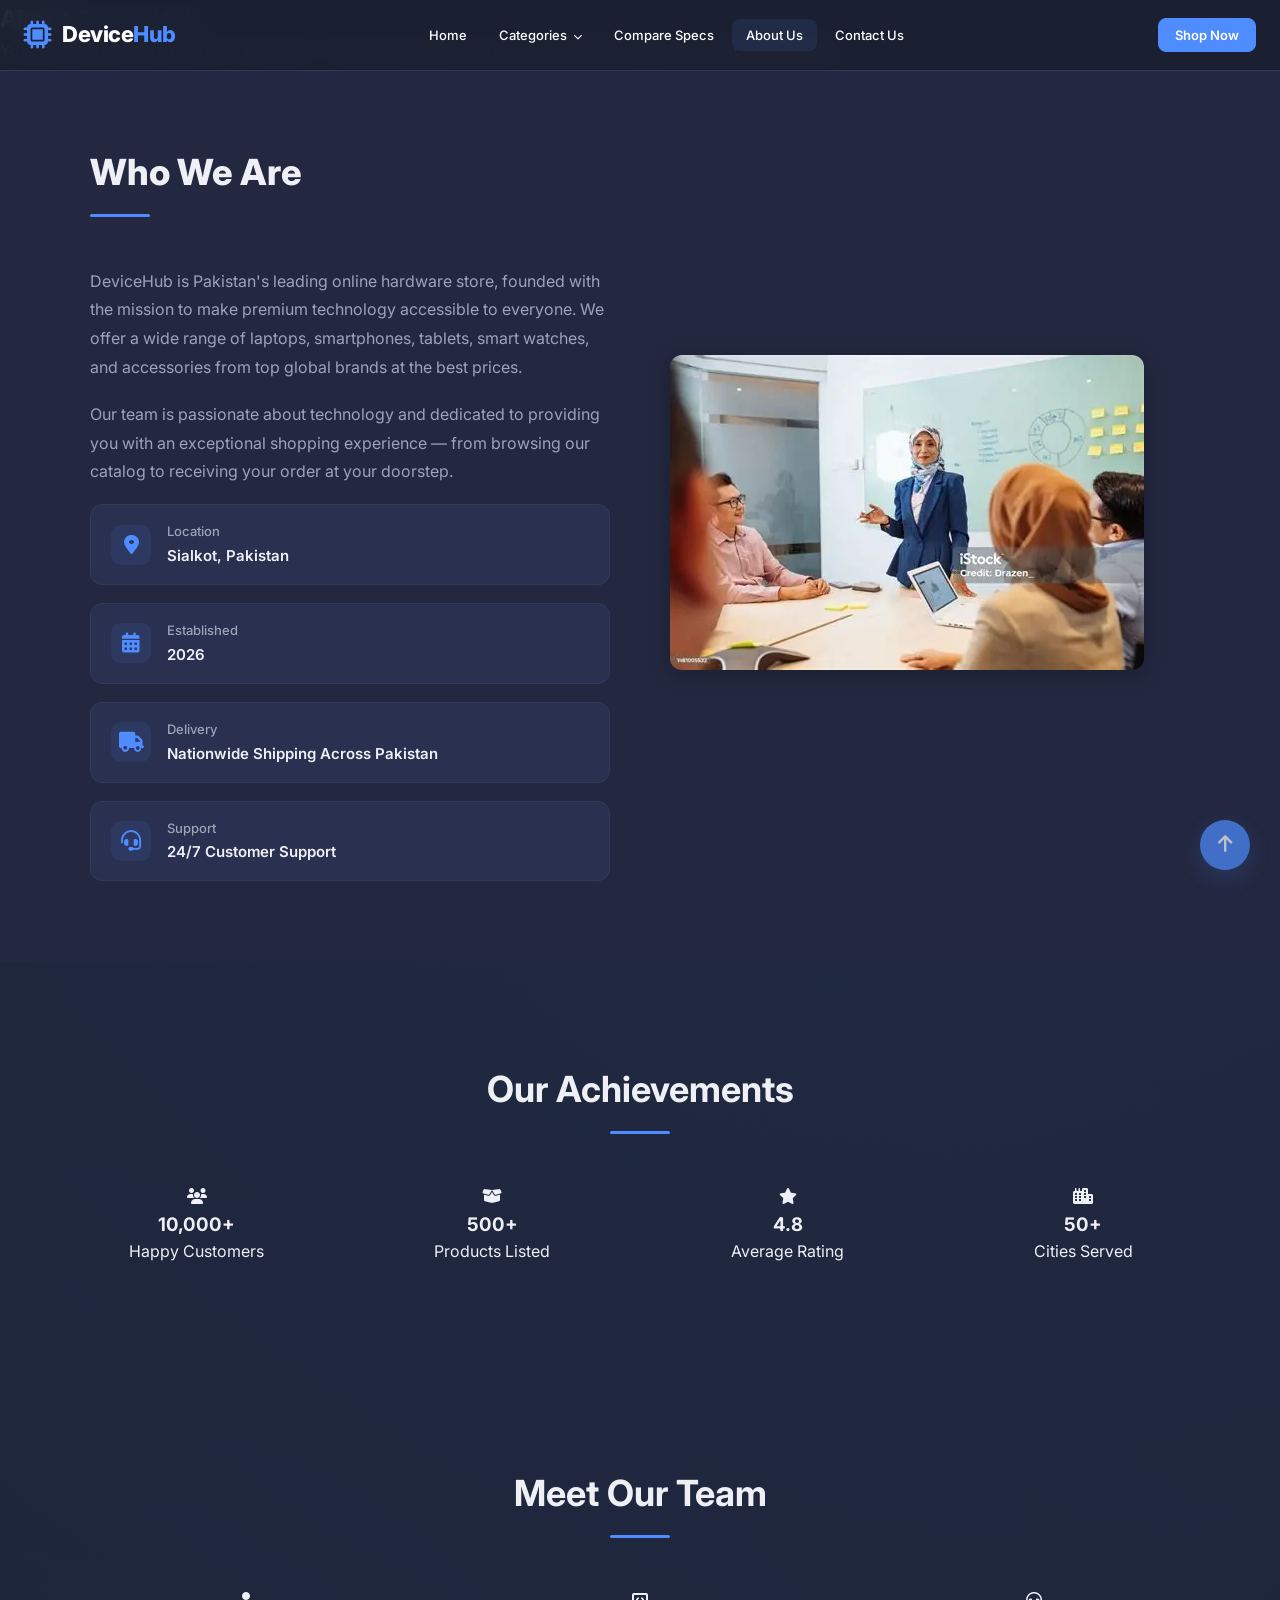
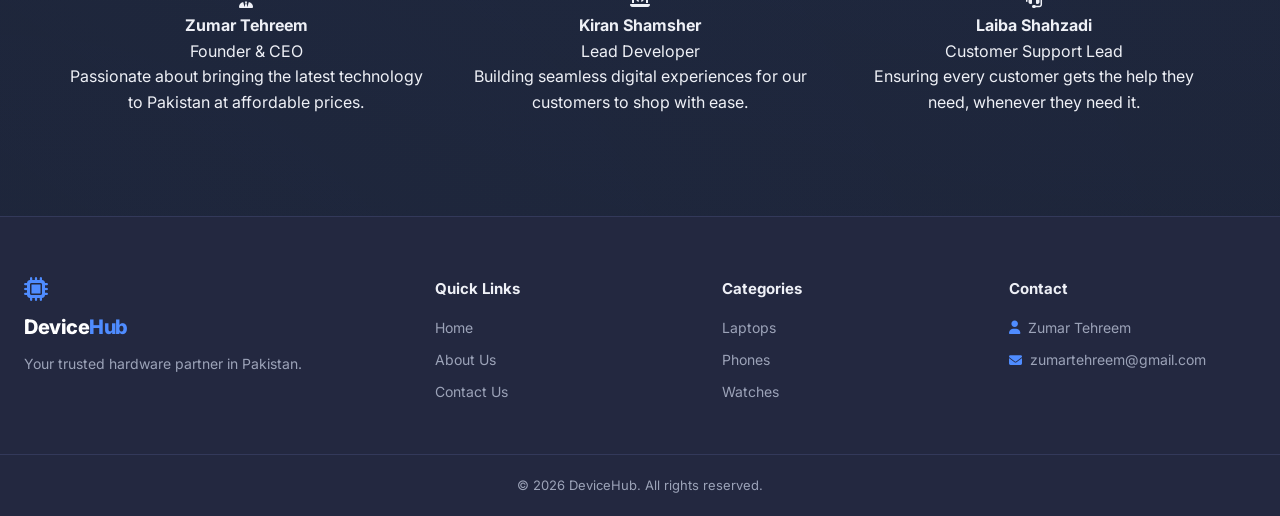
<file: about.html>
<!DOCTYPE html>
<html lang="en">
<head>
    <meta charset="UTF-8">
    <meta name="viewport" content="width=device-width, initial-scale=1.0">
    <meta name="description" content="Learn about DeviceHub - Pakistan's trusted online hardware store offering laptops, phones, tablets and smart watches.">
    <title>DeviceHub - About Us</title>
    <link rel="stylesheet" href="style.css">
    <link href="https://fonts.googleapis.com/css2?family=Inter:wght@400;500;600;700;800&display=swap" rel="stylesheet">
    <link rel="stylesheet" href="https://cdnjs.cloudflare.com/ajax/libs/font-awesome/6.5.1/css/all.min.css">
</head>
<body>

    <!-- ===== HEADER / NAVBAR ===== -->
    <header id="mainHeader">
        <nav class="navbar">
            <div class="nav-brand">
                <i class="fas fa-microchip logo-icon"></i>
                <span class="brand-name">Device<span class="accent">Hub</span></span>
            </div>

            <button class="nav-toggle" id="navToggle" aria-label="Toggle navigation">
                <span class="hamburger"></span>
            </button>

            <ul class="nav-links" id="navLinks">
                <li><a href="index.html" class="nav-link" data-text="HOME">Home</a></li>

                <!-- Categories Mega Dropdown with Nested Lists -->
                <li class="dropdown" id="categoryDropdown">
                    <a href="#" class="nav-link dropdown-toggle" id="categoryToggle" data-text="CATEGORIES">Categories <i class="fas fa-chevron-down"></i></a>
                    <ul class="dropdown-menu nested-menu">
                        <li class="sub-dropdown">
                            <a href="index.html#laptops" class="sub-dropdown-toggle"><i class="fas fa-laptop"></i> Laptop <i class="fas fa-chevron-right arrow-right"></i></a>
                            <ul class="sub-dropdown-menu">
                                <li><a href="index.html#laptops">Laptops</a></li>
                                <li><a href="index.html#laptop-bags">Laptop Bags</a></li>
                                <li><a href="index.html#laptop-chargers">Laptop Chargers</a></li>
                            </ul>
                        </li>
                        <li class="sub-dropdown">
                            <a href="index.html#phones" class="sub-dropdown-toggle"><i class="fas fa-mobile-alt"></i> Mobile Phone <i class="fas fa-chevron-right arrow-right"></i></a>
                            <ul class="sub-dropdown-menu">
                                <li><a href="index.html#phones">Mobile Phones</a></li>
                                <li><a href="index.html#phone-covers">Phone Covers</a></li>
                                <li><a href="index.html#phone-chargers">Phone Chargers</a></li>
                            </ul>
                        </li>
                        <li class="sub-dropdown">
                            <a href="index.html#tablets" class="sub-dropdown-toggle"><i class="fas fa-tablet-alt"></i> Tablet <i class="fas fa-chevron-right arrow-right"></i></a>
                            <ul class="sub-dropdown-menu">
                                <li><a href="index.html#tablets">Tablets</a></li>
                            </ul>
                        </li>
                        <li class="sub-dropdown">
                            <a href="index.html#smartwatches" class="sub-dropdown-toggle"><i class="fas fa-clock"></i> Smart Watch <i class="fas fa-chevron-right arrow-right"></i></a>
                            <ul class="sub-dropdown-menu">
                                <li><a href="index.html#smartwatches">Smart Watches</a></li>
                            </ul>
                        </li>
                    </ul>
                </li>

                <li><a href="specs.html" class="nav-link" data-text="SPECS">Compare Specs</a></li>
                <li><a href="about.html" class="nav-link active" data-text="ABOUT">About Us</a></li>
                <li><a href="contact.html" class="nav-link" data-text="CONTACT">Contact Us</a></li>
            </ul>

            <div class="nav-actions">
                <button class="btn-nav btn-accent" onclick="window.location.href='index.html'">Shop Now</button>
            </div>
        </nav>
    </header>

    <!-- ===== ABOUT HERO ===== -->
    <main>
        <section class="about-hero">
            <h1>About <span class="accent">DeviceHub</span></h1>
            <p>Your trusted hardware partner in Pakistan — delivering quality tech products with exceptional service since 2020.</p>
        </section>

        <!-- ===== ABOUT SECTION ===== -->
        <section class="about-section">
            <div class="about-container">
                <div class="about-text">
                    <h2 class="section-title">Who We Are</h2>
                    <p>DeviceHub is Pakistan's leading online hardware store, founded with the mission to make premium technology accessible to everyone. We offer a wide range of laptops, smartphones, tablets, smart watches, and accessories from top global brands at the best prices.</p>
                    <p>Our team is passionate about technology and dedicated to providing you with an exceptional shopping experience — from browsing our catalog to receiving your order at your doorstep.</p>
                    <div class="about-details">
                        <div class="about-item">
                            <i class="fas fa-map-marker-alt"></i>
                            <div>
                                <h4>Location</h4>
                                <p>Sialkot, Pakistan</p>
                            </div>
                        </div>
                        <div class="about-item">
                            <i class="fas fa-calendar-alt"></i>
                            <div>
                                <h4>Established</h4>
                                <p>2026</p>
                            </div>
                        </div>
                        <div class="about-item">
                            <i class="fas fa-truck"></i>
                            <div>
                                <h4>Delivery</h4>
                                <p>Nationwide Shipping Across Pakistan</p>
                            </div>
                        </div>
                        <div class="about-item">
                            <i class="fas fa-headset"></i>
                            <div>
                                <h4>Support</h4>
                                <p>24/7 Customer Support</p>
                            </div>
                        </div>
                    </div>
                </div>
                <div class="about-image">
                    <img src="images/meeting.webp" alt="DeviceHub Team">
                </div>
            </div>
        </section>

        <!-- ===== STATS SECTION ===== -->
        <section class="stats-section">
            <h2 class="section-title"><strong>Our Achievements</strong></h2>
            <div class="stats-grid">
                <div class="stat-card">
                    <i class="fas fa-users"></i>
                    <h3>10,000+</h3>
                    <p>Happy Customers</p>
                </div>
                <div class="stat-card">
                    <i class="fas fa-box-open"></i>
                    <h3>500+</h3>
                    <p>Products Listed</p>
                </div>
                <div class="stat-card">
                    <i class="fas fa-star"></i>
                    <h3>4.8</h3>
                    <p>Average Rating</p>
                </div>
                <div class="stat-card">
                    <i class="fas fa-city"></i>
                    <h3>50+</h3>
                    <p>Cities Served</p>
                </div>
            </div>
        </section>

        <!-- ===== TEAM SECTION ===== -->
        <section class="team-section">
            <h2 class="section-title"><strong>Meet Our Team</strong></h2>
            <div class="team-grid">
                <div class="team-card">
                    <div class="team-avatar">
                        <i class="fas fa-user-tie"></i>
                    </div>
                    <h4>Zumar Tehreem</h4>
                    <p class="team-role">Founder & CEO</p>
                    <p class="team-bio">Passionate about bringing the latest technology to Pakistan at affordable prices.</p>
                </div>
                <div class="team-card">
                    <div class="team-avatar">
                        <i class="fas fa-laptop-code"></i>
                    </div>
                    <h4>Kiran Shamsher</h4>
                    <p class="team-role">Lead Developer</p>
                    <p class="team-bio">Building seamless digital experiences for our customers to shop with ease.</p>
                </div>
                <div class="team-card">
                    <div class="team-avatar">
                        <i class="fas fa-headset"></i>
                    </div>
                    <h4>Laiba Shahzadi</h4>
                    <p class="team-role">Customer Support Lead</p>
                    <p class="team-bio">Ensuring every customer gets the help they need, whenever they need it.</p>
                </div>
            </div>
        </section>
    </main>

    <!-- ===== FOOTER ===== -->
    <footer>
        <div class="footer-content">
            <div class="footer-brand">
                <i class="fas fa-microchip logo-icon"></i>
                <span class="brand-name">Device<span class="accent">Hub</span></span>
                <p>Your trusted hardware partner in Pakistan.</p>
            </div>
            <div class="footer-links">
                <h4>Quick Links</h4>
                <a href="index.html">Home</a>
                <a href="about.html">About Us</a>
                <a href="contact.html">Contact Us</a>
            </div>
            <div class="footer-links">
                <h4>Categories</h4>
                <a href="index.html#laptops">Laptops</a>
                <a href="index.html#phones">Phones</a>
                <a href="index.html#smartwatches">Watches</a>
            </div>
            <div class="footer-links">
                <h4>Contact</h4>
                <p><i class="fas fa-user"></i> Zumar Tehreem</p>
                <p><i class="fas fa-envelope"></i> zumartehreem@gmail.com</p>
            </div>
        </div>
        <div class="footer-bottom">
            <p>&copy; 2026 DeviceHub. All rights reserved.</p>
        </div>
    </footer>

    <!-- ===== BACK TO TOP ===== -->
    <button class="back-to-top" id="backToTop"><i class="fas fa-arrow-up"></i></button>

    <script src="script.js"></script>
</body>
</html>
</file>
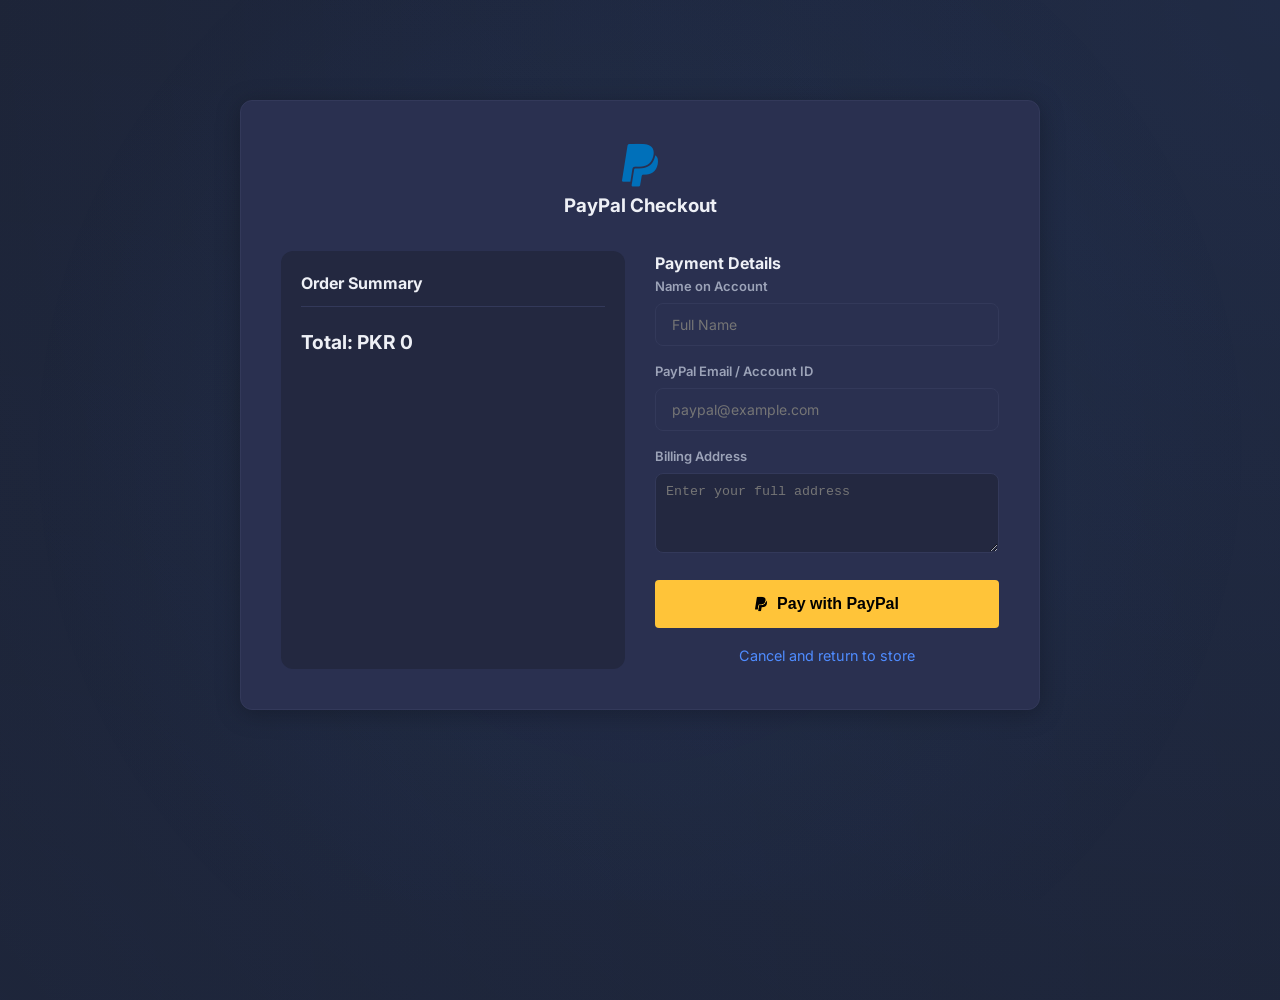
<file: checkout.html>
<!DOCTYPE html>
<html lang="en" data-theme="dark">
<head>
    <meta charset="UTF-8">
    <meta name="viewport" content="width=device-width, initial-scale=1.0">
    <title>DeviceHub - Checkout</title>
    <link rel="stylesheet" href="style.css">
    <link href="https://fonts.googleapis.com/css2?family=Inter:wght@400;500;600;700;800&display=swap" rel="stylesheet">
    <link rel="stylesheet" href="https://cdnjs.cloudflare.com/ajax/libs/font-awesome/6.5.1/css/all.min.css">
    <style>
        .checkout-page {
            max-width: 800px;
            margin: 100px auto;
            padding: 40px;
            background: var(--bg-card);
            border-radius: var(--radius);
            box-shadow: var(--shadow);
            border: 1px solid var(--border-color);
        }
        .paypal-logo {
            text-align: center;
            margin-bottom: 30px;
        }
        .paypal-logo i {
            font-size: 3rem;
            color: #0070ba;
        }
        .checkout-grid {
            display: grid;
            grid-template-columns: 1fr 1fr;
            gap: 30px;
        }
        @media (max-width: 768px) {
            .checkout-grid { grid-template-columns: 1fr; }
        }
        .summary-box {
            background: var(--bg-secondary);
            padding: 20px;
            border-radius: var(--radius);
        }
        .payment-form .form-group { margin-bottom: 15px; }
        .paypal-btn {
            background: #ffc439;
            color: #000;
            width: 100%;
            padding: 15px;
            border: none;
            border-radius: 4px;
            font-weight: 700;
            font-size: 1rem;
            cursor: pointer;
            display: flex;
            align-items: center;
            justify-content: center;
            gap: 10px;
            margin-top: 20px;
            transition: 0.3s;
        }
        .paypal-btn:hover { background: #e2ae32; }
    </style>
</head>
<body>
    <div class="checkout-page">
        <div class="paypal-logo">
            <i class="fab fa-paypal"></i>
            <h3>PayPal Checkout</h3>
        </div>
        
        <div class="checkout-grid">
            <div class="summary-box">
                <h4>Order Summary</h4>
                <hr style="margin:10px 0; border:0; border-top:1px solid var(--border-color);">
                <div id="orderItems">
                    <!-- Items will appear here -->
                </div>
                <div style="margin-top:20px; font-weight:700; font-size:1.2rem;">
                    Total: <span id="checkoutTotal">PKR 0</span>
                </div>
            </div>

            <div class="payment-form">
                <h4>Payment Details</h4>
                <form id="payForm">
                    <div class="form-group">
                        <label>Name on Account</label>
                        <input type="text" id="payName" placeholder="Full Name" required>
                    </div>
                    <div class="form-group">
                        <label>PayPal Email / Account ID</label>
                        <input type="email" id="payAccount" placeholder="paypal@example.com" required>
                    </div>
                    <div class="form-group">
                        <label>Billing Address</label>
                        <textarea id="payAddress" placeholder="Enter your full address" required style="width:100%; height:80px; padding:10px; background:var(--bg-secondary); border:1px solid var(--border-color); color:var(--text-primary); border-radius:8px;"></textarea>
                    </div>
                    <button type="submit" class="paypal-btn"><i class="fab fa-paypal"></i> Pay with PayPal</button>
                    <p style="text-align:center; margin-top:15px;"><a href="index.html" style="color:var(--accent); font-size:0.9rem;">Cancel and return to store</a></p>
                </form>
            </div>
        </div>
    </div>

    <script>
        // Load data from LocalStorage (passed from script.js)
        const cartData = JSON.parse(localStorage.getItem('tempCart') || '[]');
        const total = localStorage.getItem('tempTotal') || '0';
        
        const orderContainer = document.getElementById('orderItems');
        orderContainer.innerHTML = cartData.map(item => `
            <div style="display:flex; justify-content:space-between; margin-bottom:8px; font-size:0.9rem;">
                <span>${item.name}</span>
                <span>PKR ${item.price.toLocaleString()}</span>
            </div>
        `).join('');
        
        document.getElementById('checkoutTotal').innerText = `PKR ${total}`;

        document.getElementById('payForm').onsubmit = (e) => {
            e.preventDefault();
            const btn = e.target.querySelector('button');
            btn.innerHTML = '<i class="fas fa-circle-notch fa-spin"></i> Processing Transaction...';
            btn.disabled = true;
            
            setTimeout(() => {
                alert("Payment Successful! Thank you for shopping with DeviceHub.");
                localStorage.removeItem('tempCart');
                localStorage.removeItem('tempTotal');
                window.location.href = 'index.html';
            }, 2500);
        };

        const currentTheme = localStorage.getItem('theme') || 'dark';
        document.documentElement.setAttribute('data-theme', currentTheme);
    </script>
</body>
</html>
</file>
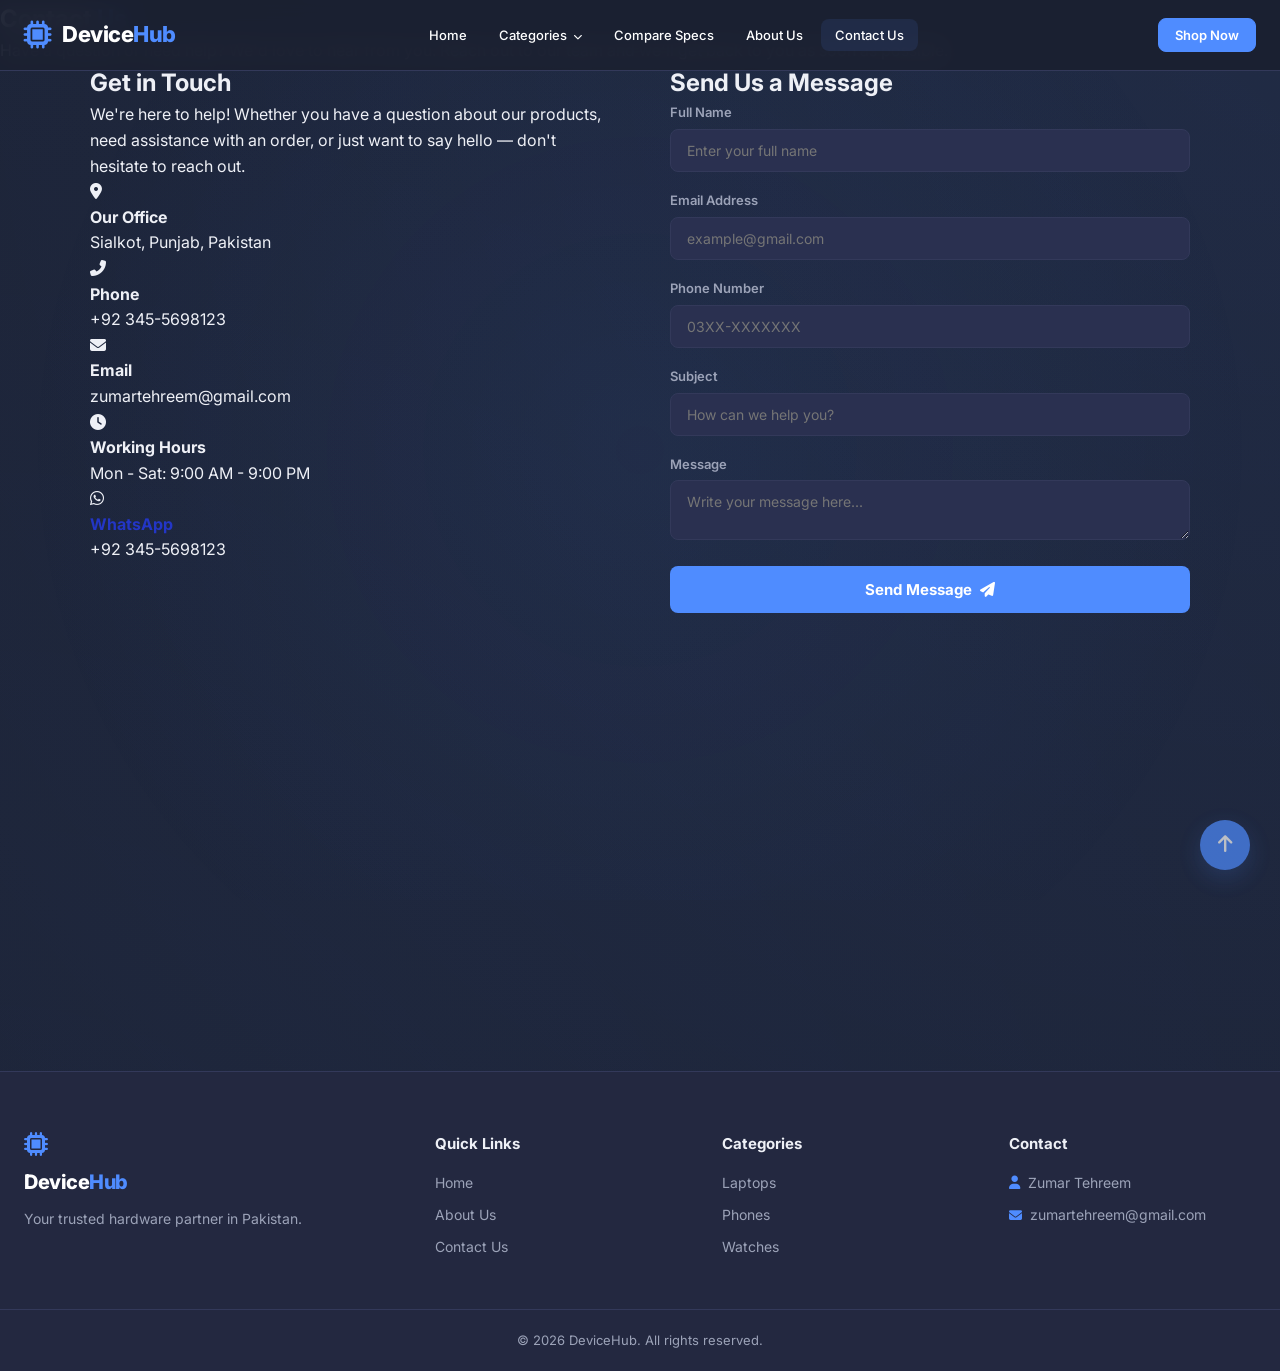
<file: contact.html>
<!DOCTYPE html>
<html lang="en">
<head>
    <meta charset="UTF-8">
    <meta name="viewport" content="width=device-width, initial-scale=1.0">
    <meta name="description" content="Contact DeviceHub - Get in touch with Pakistan's trusted hardware store for any queries or support.">
    <title>DeviceHub - Contact Us</title>
    <link rel="stylesheet" href="style.css">
    <link href="https://fonts.googleapis.com/css2?family=Inter:wght@400;500;600;700;800&display=swap" rel="stylesheet">
    <link rel="stylesheet" href="https://cdnjs.cloudflare.com/ajax/libs/font-awesome/6.5.1/css/all.min.css">
</head>
<body>

    <!-- ===== HEADER / NAVBAR ===== -->
    <header id="mainHeader">
        <nav class="navbar">
            <div class="nav-brand">
                <i class="fas fa-microchip logo-icon"></i>
                <span class="brand-name">Device<span class="accent">Hub</span></span>
            </div>

            <button class="nav-toggle" id="navToggle" aria-label="Toggle navigation">
                <span class="hamburger"></span>
            </button>

            <ul class="nav-links" id="navLinks">
                <li><a href="index.html" class="nav-link" data-text="HOME">Home</a></li>

                <!-- Categories Mega Dropdown with Nested Lists -->
                <li class="dropdown" id="categoryDropdown">
                    <a href="#" class="nav-link dropdown-toggle" id="categoryToggle" data-text="CATEGORIES">Categories <i class="fas fa-chevron-down"></i></a>
                    <ul class="dropdown-menu nested-menu">
                        <li class="sub-dropdown">
                            <a href="index.html#laptops" class="sub-dropdown-toggle"><i class="fas fa-laptop"></i> Laptop <i class="fas fa-chevron-right arrow-right"></i></a>
                            <ul class="sub-dropdown-menu">
                                <li><a href="index.html#laptops">Laptops</a></li>
                                <li><a href="index.html#laptop-bags">Laptop Bags</a></li>
                                <li><a href="index.html#laptop-chargers">Laptop Chargers</a></li>
                            </ul>
                        </li>
                        <li class="sub-dropdown">
                            <a href="index.html#phones" class="sub-dropdown-toggle"><i class="fas fa-mobile-alt"></i> Mobile Phone <i class="fas fa-chevron-right arrow-right"></i></a>
                            <ul class="sub-dropdown-menu">
                                <li><a href="index.html#phones">Mobile Phones</a></li>
                                <li><a href="index.html#phone-covers">Phone Covers</a></li>
                                <li><a href="index.html#phone-chargers">Phone Chargers</a></li>
                            </ul>
                        </li>
                        <li class="sub-dropdown">
                            <a href="index.html#tablets" class="sub-dropdown-toggle"><i class="fas fa-tablet-alt"></i> Tablet <i class="fas fa-chevron-right arrow-right"></i></a>
                            <ul class="sub-dropdown-menu">
                                <li><a href="index.html#tablets">Tablets</a></li>
                            </ul>
                        </li>
                        <li class="sub-dropdown">
                            <a href="index.html#smartwatches" class="sub-dropdown-toggle"><i class="fas fa-clock"></i> Smart Watch <i class="fas fa-chevron-right arrow-right"></i></a>
                            <ul class="sub-dropdown-menu">
                                <li><a href="index.html#smartwatches">Smart Watches</a></li>
                            </ul>
                        </li>
                    </ul>
                </li>

                <li><a href="specs.html" class="nav-link" data-text="SPECS">Compare Specs</a></li>
                <li><a href="about.html" class="nav-link" data-text="ABOUT">About Us</a></li>
                <li><a href="contact.html" class="nav-link active" data-text="CONTACT">Contact Us</a></li>
            </ul>

            <div class="nav-actions">
                <button class="btn-nav btn-accent" onclick="window.location.href='index.html'">Shop Now</button>
            </div>
        </nav>
    </header>

    <!-- ===== CONTACT HERO ===== -->
    <main>
        <section class="contact-hero">
            <h1>Contact <span class="accent">Us</span></h1>
            <p>Have a question or need help? We'd love to hear from you. Reach out to our team and we'll get back to you as soon as possible.</p>
        </section>

        <!-- ===== CONTACT SECTION ===== -->
        <section class="contact-section">
            <div class="contact-container">
                <!-- Contact Info -->
                <div class="contact-info">
                    <h2>Get in Touch</h2>
                    <p>We're here to help! Whether you have a question about our products, need assistance with an order, or just want to say hello — don't hesitate to reach out.</p>

                    <div class="contact-detail">
                        <i class="fas fa-map-marker-alt"></i>
                        <div>
                            <h4>Our Office</h4>
                            <p>Sialkot, Punjab, Pakistan</p>
                        </div>
                    </div>

                    <div class="contact-detail">
                        <i class="fas fa-phone-alt"></i>
                        <div>
                            <h4>Phone</h4>
                            <p>+92 345-5698123</p>
                        </div>
                    </div>

                    <div class="contact-detail">
                        <i class="fas fa-envelope"></i>
                        <div>
                            <h4>Email</h4>
                            <p>zumartehreem@gmail.com</p>
                        </div>
                    </div>

                    <div class="contact-detail">
                        <i class="fas fa-clock"></i>
                        <div>
                            <h4>Working Hours</h4>
                            <p>Mon - Sat: 9:00 AM - 9:00 PM</p>
                        </div>
                    </div>

                    <div class="contact-detail">
                        <i class="fab fa-whatsapp"></i>
                        <div>
                            <h4 style="color:rgb(35, 54, 198)">WhatsApp</h4>
                            <p>+92 345-5698123</p>
                        </div>
                    </div>
                </div>

                <!-- Contact Form -->
                <div class="contact-form">
                    <h2>Send Us a Message</h2>
                    <form id="contactForm" novalidate>
                        <div class="form-group">
                            <label for="contactName">Full Name</label>
                            <input type="text" id="contactName" placeholder="Enter your full name" required>
                        </div>
                        <div class="form-group">
                            <label for="contactEmail">Email Address</label>
                            <input type="email" id="contactEmail" placeholder="example@gmail.com" required>
                        </div>
                        <div class="form-group">
                            <label for="contactPhone">Phone Number</label>
                            <input type="text" id="contactPhone" placeholder="03XX-XXXXXXX">
                        </div>
                        <div class="form-group">
                            <label for="contactSubject">Subject</label>
                            <input type="text" id="contactSubject" placeholder="How can we help you?" required>
                        </div>
                        <div class="form-group">
                            <label for="contactMessage">Message</label>
                            <textarea id="contactMessage" placeholder="Write your message here..." required></textarea>
                        </div>
                        <button type="submit" class="btn-submit">Send Message <i class="fas fa-paper-plane"></i></button>
                    </form>
                </div>
            </div>
        </section>

        <!-- ===== MAP SECTION ===== -->
        <section class="map-section">
            <div class="map-container">
               <iframe src="https://www.google.com/maps/embed?pb=!1m18!1m12!1m3!1d151501.854740512!2d74.41439452744287!3d32.502383755232934!2m3!1f0!2f0!3f0!3m2!1i1024!2i768!4f13.1!3m3!1m2!1s0x391eea5674db6cfd%3A0xa8d03983946d4744!2sSialkot%2C%20Pakistan!5e0!3m2!1sen!2s!4v1779229976311!5m2!1sen!2s" width="600" height="450" style="border:0;" allowfullscreen="" loading="lazy" referrerpolicy="no-referrer-when-downgrade"></iframe>
        </section>
    </main>

    <!-- ===== FOOTER ===== -->
    <footer>
        <div class="footer-content">
            <div class="footer-brand">
                <i class="fas fa-microchip logo-icon"></i>
                <span class="brand-name">Device<span class="accent">Hub</span></span>
                <p>Your trusted hardware partner in Pakistan.</p>
            </div>
            <div class="footer-links">
                <h4>Quick Links</h4>
                <a href="index.html">Home</a>
                <a href="about.html">About Us</a>
                <a href="contact.html">Contact Us</a>
            </div>
            <div class="footer-links">
                <h4>Categories</h4>
                <a href="index.html#laptops">Laptops</a>
                <a href="index.html#phones">Phones</a>
                <a href="index.html#smartwatches">Watches</a>
            </div>
            <div class="footer-links">
                <h4>Contact</h4>
                <p><i class="fas fa-user"></i> Zumar Tehreem</p>
                <p><i class="fas fa-envelope"></i> zumartehreem@gmail.com</p>
            </div>
        </div>
        <div class="footer-bottom">
            <p>&copy; 2026 DeviceHub. All rights reserved.</p>
        </div>
    </footer>

    <!-- ===== BACK TO TOP ===== -->
    <button class="back-to-top" id="backToTop"><i class="fas fa-arrow-up"></i></button>

    <script src="script.js"></script>
</body>
</html>
</file>
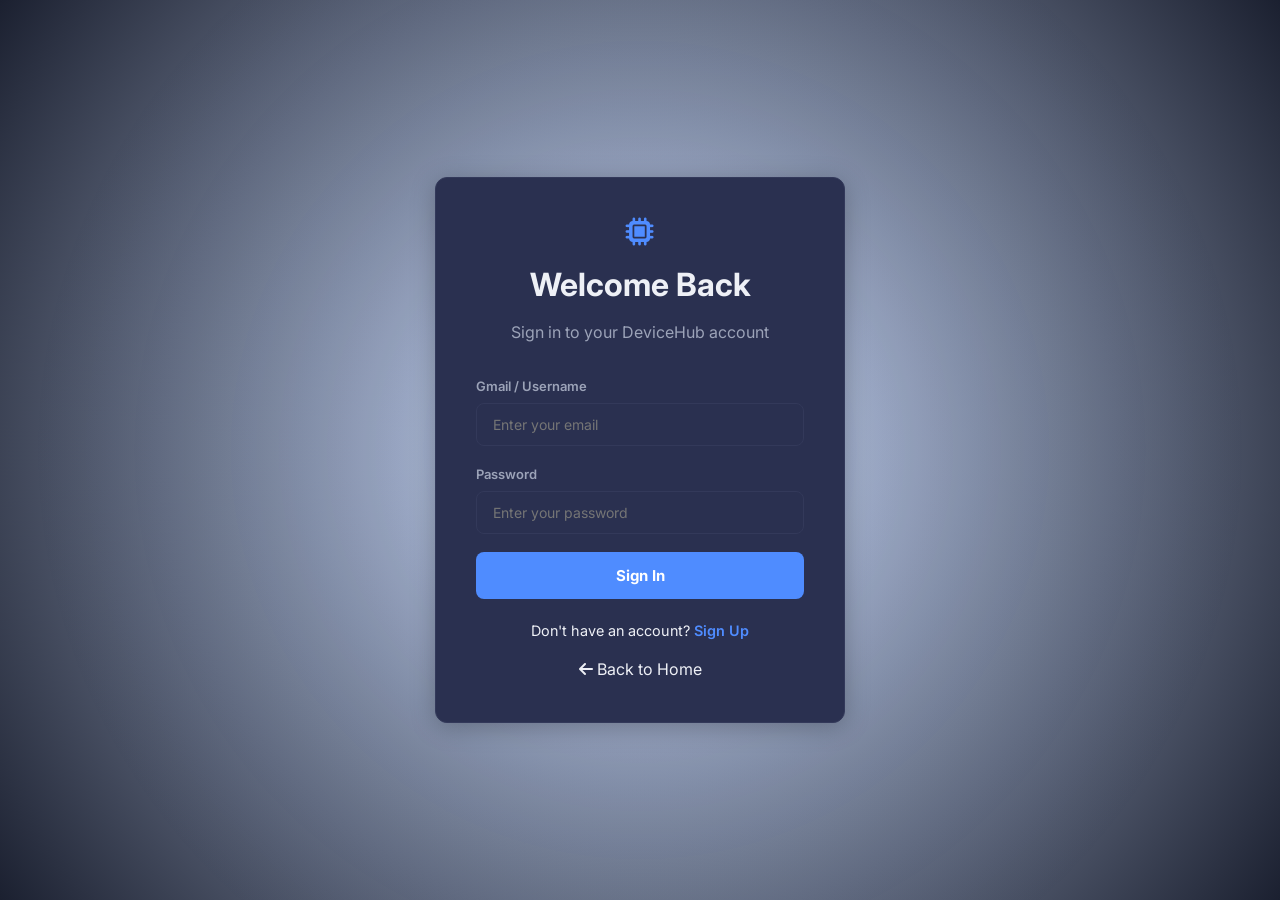
<file: login.html>
<!DOCTYPE html>
<html lang="en" data-theme="dark">
<head>
    <meta charset="UTF-8">
    <meta name="viewport" content="width=device-width, initial-scale=1.0">
    <title>DeviceHub - Sign In</title>
    <link rel="stylesheet" href="style.css">
    <link href="https://fonts.googleapis.com/css2?family=Inter:wght@400;500;600;700;800&display=swap" rel="stylesheet">
    <link rel="stylesheet" href="https://cdnjs.cloudflare.com/ajax/libs/font-awesome/6.5.1/css/all.min.css">
</head>
<body class="auth-page">
    <div class="auth-container">
        <div class="auth-box">
            <div class="auth-header">
                <i class="fas fa-microchip logo-icon"></i>
                <h2>Welcome Back</h2>
                <p>Sign in to your DeviceHub account</p>
            </div>
            <form id="loginForm" novalidate>
                <div class="form-group">
                    <label>Gmail / Username</label>
                    <input type="text" id="loginUser" placeholder="Enter your email" required>
                </div>
                <div class="form-group">
                    <label>Password</label>
                    <input type="password" id="loginPass" placeholder="Enter your password" required>
                </div>
                <button type="submit" class="btn-submit">Sign In</button>
                <p class="auth-switch">Don't have an account? <a href="signup.html">Sign Up</a></p>
                <p class="auth-back"><a href="index.html"><i class="fas fa-arrow-left"></i> Back to Home</a></p>
            </form>
        </div>
    </div>

    <script>
        const form = document.getElementById('loginForm');
        form.onsubmit = (e) => {
            e.preventDefault();
            const userEmail = document.getElementById('loginUser').value.trim();
            const userPass = document.getElementById('loginPass').value;
            
            let users = JSON.parse(localStorage.getItem('users') || '[]');
            const foundUser = users.find(u => u.email === userEmail && u.pass === userPass);
            
            if (foundUser) {
                alert("Login successful! Welcome " + foundUser.name);
                localStorage.setItem('loggedInUser', JSON.stringify(foundUser));
                window.location.href = 'index.html';
            } else {
                alert("Invalid email or password. Please try again.");
            }
        };

        const currentTheme = localStorage.getItem('theme') || 'dark';
        document.documentElement.setAttribute('data-theme', currentTheme);
    </script>
</body>
</html>
</file>
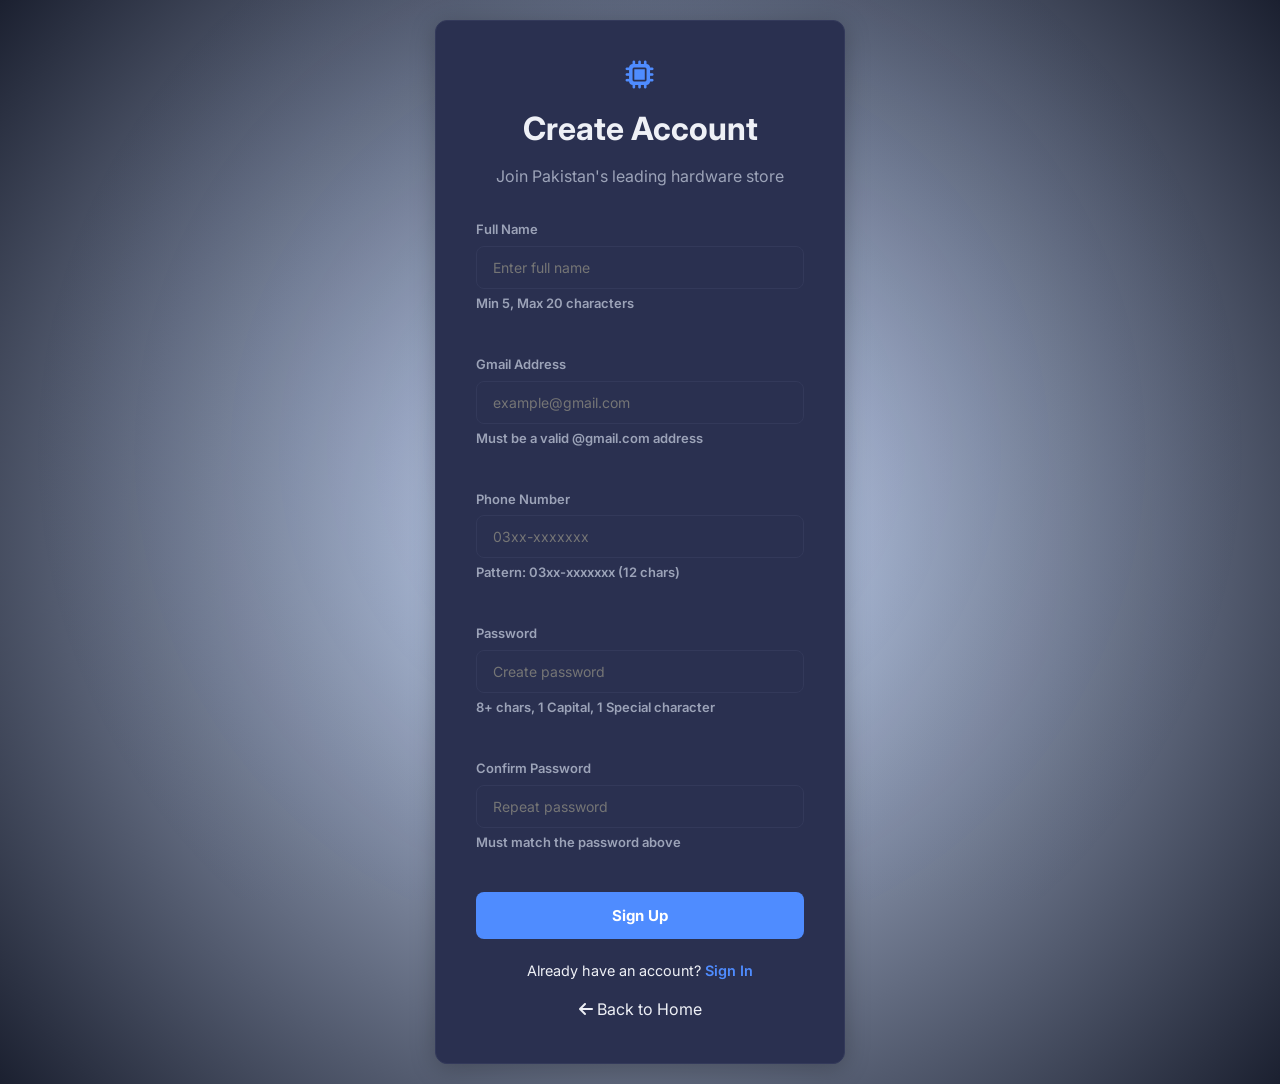
<file: signup.html>
<!DOCTYPE html>
<html lang="en" data-theme="dark">
<head>
    <meta charset="UTF-8">
    <meta name="viewport" content="width=device-width, initial-scale=1.0">
    <title>DeviceHub - Sign Up</title>
    <link rel="stylesheet" href="style.css">
    <link href="https://fonts.googleapis.com/css2?family=Inter:wght@400;500;600;700;800&display=swap" rel="stylesheet">
    <link rel="stylesheet" href="https://cdnjs.cloudflare.com/ajax/libs/font-awesome/6.5.1/css/all.min.css">
</head>
<body class="auth-page">
    <div class="auth-container">
        <div class="auth-box">
            <div class="auth-header">
                <i class="fas fa-microchip logo-icon"></i>
                <h2>Create Account</h2>
                <p>Join Pakistan's leading hardware store</p>
            </div>
            <form id="signupForm" novalidate>
                <div class="form-group">
                    <label>Full Name</label>
                    <input type="text" id="fullName" placeholder="Enter full name" required>
                    <label class="input-guide">Min 5, Max 20 characters</label>
                    <small class="error-msg" id="nameError"></small>
                </div>
                <div class="form-group">
                    <label>Gmail Address</label>
                    <input type="email" id="email" placeholder="example@gmail.com" required>
                    <label class="input-guide">Must be a valid @gmail.com address</label>
                    <small class="error-msg" id="emailError"></small>
                </div>
                <div class="form-group">
                    <label>Phone Number</label>
                    <input type="text" id="phone" placeholder="03xx-xxxxxxx" maxlength="12" required>
                    <label class="input-guide">Pattern: 03xx-xxxxxxx (12 chars)</label>
                    <small class="error-msg" id="phoneError"></small>
                </div>
                <div class="form-group">
                    <label>Password</label>
                    <input type="password" id="password" placeholder="Create password" required>
                    <label class="input-guide">8+ chars, 1 Capital, 1 Special character</label>
                    <small class="error-msg" id="passwordError"></small>
                </div>
                <div class="form-group">
                    <label>Confirm Password</label>
                    <input type="password" id="confirmPassword" placeholder="Repeat password" required>
                    <label class="input-guide">Must match the password above</label>
                    <small class="error-msg" id="confirmError"></small>
                </div>
                <button type="submit" class="btn-submit">Sign Up</button>
                <p class="auth-switch">Already have an account? <a href="login.html">Sign In</a></p>
                <p class="auth-back"><a href="index.html"><i class="fas fa-arrow-left"></i> Back to Home</a></p>
            </form>
        </div>
    </div>

    <script>
        // Validation logic for Signup page
        const form = document.getElementById('signupForm');
        
        form.onsubmit = (e) => {
            e.preventDefault();
            let isValid = true;
            
            const name = document.getElementById('fullName').value.trim();
            const email = document.getElementById('email').value.trim();
            const phone = document.getElementById('phone').value.trim();
            const pass = document.getElementById('password').value;
            const confirmPass = document.getElementById('confirmPassword').value;
            
            // Name: 5-20 range
            if (name.length < 5 || name.length > 20) {
                document.getElementById('nameError').innerText = "Name must be between 5 and 20 characters.";
                isValid = false;
            } else {
                document.getElementById('nameError').innerText = "";
            }
            
            // Gmail pattern
            const gmailPattern = /^[a-z0-9](\.?[a-z0-9]){5,}@gmail\.com$/;
            if (!gmailPattern.test(email)) {
                document.getElementById('emailError').innerText = "Invalid Gmail address pattern.";
                isValid = false;
            } else {
                document.getElementById('emailError').innerText = "";
            }
            
            // Phone: [0-9]{4}-[0-9]{7} (12 chars including -)
            const phonePattern = /^[0-9]{4}-[0-9]{7}$/;
            if (!phonePattern.test(phone)) {
                document.getElementById('phoneError').innerText = "Use pattern 03xx-xxxxxxx (12 chars total).";
                isValid = false;
            } else {
                document.getElementById('phoneError').innerText = "";
            }
            
            // Password: 8 length, 1 Capital, 1 Special
            const passPattern = /^(?=.*[A-Z])(?=.*[!@#$%^&*])(?=.*[0-9])(?=.*[a-z]).{8,}$/;
            if (!passPattern.test(pass)) {
                document.getElementById('passwordError').innerText = "Min 8 chars, 1 Capital, 1 Digital and 1 Special char.";
                isValid = false;
            } else {
                document.getElementById('passwordError').innerText = "";
            }

            // Confirm Password
            if (pass !== confirmPass) {
                document.getElementById('confirmError').innerText = "Passwords do not match.";
                isValid = false;
            } else {
                document.getElementById('confirmError').innerText = "";
            }
            
            if (isValid) {
                // Check if email already exists
                let users = JSON.parse(localStorage.getItem('users') || '[]');
                if (users.find(u => u.email === email)) {
                    alert("Email already exists! Please use another.");
                    return;
                }
                
                users.push({ name, email, phone, pass });
                localStorage.setItem('users', JSON.stringify(users));
                alert("Account created successfully!");
                window.location.href = 'login.html';
            }
        };

        // Sync theme with main site
        const currentTheme = localStorage.getItem('theme') || 'dark';
        document.documentElement.setAttribute('data-theme', currentTheme);
    </script>
</body>
</html>
</file>
<file: style.css>
/* ===== CSS RESET & VARIABLES ===== */
*,
*::before,
*::after {
    margin: 0;
    padding: 0;
    box-sizing: border-box;
}

:root {
    --bg-primary: #1b2030;
    --bg-secondary: #232840;
    --bg-card: #2a3050;
    --accent: #4f8cff;
    --accent-hover: #3a6fd8;
    --accent-glow: rgba(79, 140, 255, 0.25);
    --text-primary: #eef0f6;
    --text-secondary: #9ca3b8;
    --border-color: #33395a;
    --danger: #ff4d6a;
    --success: #2ecc71;
    --warning: #f39c12;
    --radius: 12px;
    --shadow: 0 4px 24px rgba(0, 0, 0, 0.25);
    --transition: 0.4s cubic-bezier(0.175, 0.885, 0.32, 1.275);
}

/* Light Theme Variables */
[data-theme="light"] {
    --bg-primary: #f0f4f8;
    --bg-secondary: #ffffff;
    --bg-card: #ffffff;
    --text-primary: #050510;
    --text-secondary: #333333;
    --border-color: rgba(66, 153, 225, 0.2);
    --shadow: 0 10px 25px rgba(66, 153, 225, 0.1);
}

html {
    scroll-behavior: smooth;
}

body {
    font-family: 'Inter', sans-serif;
    background: radial-gradient(circle at top right, rgba(79, 140, 255, 0.1), transparent),
                radial-gradient(circle at bottom left, rgba(79, 140, 255, 0.05), transparent),
                var(--bg-primary);
    color: var(--text-primary);
    line-height: 1.6;
    overflow-x: hidden;
    position: relative;
    min-height: 100vh;
}

body::before {
    content: '';
    position: fixed;
    top: 0;
    left: 0;
    width: 100%;
    height: 100%;
    background: radial-gradient(circle at 50% 50%, rgba(79, 140, 255, 0.05) 0%, transparent 80%);
    pointer-events: none;
    z-index: -1;
}

a {
    text-decoration: none;
    color: inherit;
}

img {
    max-width: 100%;
    display: block;
}

/* ===== SCROLL PROGRESS BAR ===== */
.scroll-progress {
    position: fixed;
    top: 0;
    left: 0;
    height: 3px;
    background: linear-gradient(90deg, var(--accent), #a78bfa);
    width: 0%;
    z-index: 9999;
    transition: width 0.1s linear;
}

/* ===== NAVBAR ===== */
#mainHeader {
    position: fixed;
    top: 0;
    left: 0;
    width: 100%;
    z-index: 1000;
    background: rgba(27, 32, 48, 0.92);
    backdrop-filter: blur(12px);
    border-bottom: 1px solid var(--border-color);
    transition: var(--transition);
}

.navbar {
    max-width: 1300px;
    margin: 0 auto;
    padding: 0 24px;
    height: 70px;
    display: flex;
    align-items: center;
    justify-content: space-between;
}

.nav-brand {
    display: flex;
    align-items: center;
    gap: 10px;
    flex-shrink: 0;
}

.logo-icon {
    font-size: 28px;
    color: var(--accent);
}

.brand-name {
    font-size: 22px;
    font-weight: 800;
    letter-spacing: -0.5px;
}

.accent {
    color: var(--accent);
}

/* Hamburger Toggle */
.nav-toggle {
    display: none;
    background: none;
    border: none;
    cursor: pointer;
    padding: 8px;
    z-index: 1001;
}

.hamburger {
    display: block;
    width: 26px;
    height: 2px;
    background: var(--text-primary);
    position: relative;
    transition: var(--transition);
}

.hamburger::before,
.hamburger::after {
    content: '';
    position: absolute;
    width: 26px;
    height: 2px;
    background: var(--text-primary);
    transition: var(--transition);
}

.hamburger::before {
    top: -8px;
}

.hamburger::after {
    top: 8px;
}

.nav-toggle.active .hamburger {
    background: transparent;
}

.nav-toggle.active .hamburger::before {
    top: 0;
    transform: rotate(45deg);
}

.nav-toggle.active .hamburger::after {
    top: 0;
    transform: rotate(-45deg);
}

/* Nav Links */
.nav-links {
    display: flex;
    align-items: center;
    list-style: none;
    gap: 4px;
}

.nav-link {
    padding: 8px 14px;
    border-radius: 8px;
    font-size: 13px;
    font-weight: 500;
    color: var(--text-secondary);
    transition: var(--transition);
    position: relative;
    white-space: nowrap;
}

.nav-link::before {
    content: attr(data-text);
    position: absolute;
    top: 50%;
    left: 50%;
    transform: translate(-50%, -50%) scale(1.2);
    opacity: 0;
    transition: var(--transition);
    color: var(--accent);
    font-weight: 700;
    pointer-events: none;
}

.nav-link:hover {
    color: var(--accent);
    background: rgba(79, 140, 255, 0.08);
    transform: translateY(-2px);
}

.nav-link:hover::after {
    width: 60%;
    opacity: 1;
}

.nav-link::after {
    content: '';
    position: absolute;
    bottom: 5px;
    left: 50%;
    transform: translateX(-50%);
    width: 0;
    height: 2px;
    background: var(--accent);
    transition: var(--transition);
    opacity: 0;
}

.nav-link:hover,
.nav-link.active {
    color: var(--text-primary);
    background: rgba(79, 140, 255, 0.1);
}

.nav-link.active::after {
    content: '';
    position: absolute;
    bottom: -2px;
    left: 50%;
    transform: translateX(-50%);
    width: 20px;
    height: 2px;
    background: var(--accent);
    border-radius: 2px;
}

/* Dropdown */
.dropdown {
    position: relative;
}

.dropdown-toggle i {
    font-size: 9px;
    margin-left: 3px;
    transition: var(--transition);
}

.dropdown.open .dropdown-toggle i {
    transform: rotate(180deg);
}

.dropdown-menu {
    position: absolute;
    top: 100%;
    left: 0;
    background: var(--bg-secondary);
    border: 1px solid var(--border-color);
    border-radius: var(--radius);
    padding: 8px 0;
    min-width: 190px;
    list-style: none;
    box-shadow: var(--shadow);
    opacity: 0;
    visibility: hidden;
    transform: translateY(10px);
    transition: var(--transition);
    z-index: 100;
}

.dropdown.open .dropdown-menu {
    opacity: 1;
    visibility: visible;
    transform: translateY(4px);
}

.dropdown-menu li a {
    display: block;
    padding: 10px 20px;
    font-size: 13px;
    color: var(--text-secondary);
    transition: var(--transition);
}

.dropdown-menu li a:hover {
    background: rgba(79, 140, 255, 0.1);
    color: var(--accent);
    padding-left: 24px;
}

/* Search Bar */
.search-bar {
    display: flex;
    align-items: center;
    background: var(--bg-card);
    border: 1px solid var(--border-color);
    border-radius: 50px;
    overflow: hidden;
    transition: var(--transition);
}

.search-bar:focus-within {
    border-color: var(--accent);
    box-shadow: 0 0 0 3px var(--accent-glow);
}

.search-bar input {
    background: none;
    border: none;
    outline: none;
    color: var(--text-primary);
    padding: 8px 14px;
    font-size: 13px;
    width: 160px;
    font-family: 'Inter', sans-serif;
}

.search-bar input::placeholder {
    color: var(--text-secondary);
}

.search-bar button {
    background: none;
    border: none;
    color: var(--text-secondary);
    padding: 8px 12px;
    cursor: pointer;
    transition: var(--transition);
}

.search-bar button:hover {
    color: var(--accent);
}

/* Nav Actions */
.nav-actions {
    display: flex;
    align-items: center;
    gap: 10px;
    flex-shrink: 0;
}

.cart-btn {
    background: none;
    border: none;
    color: #ffffff;
    font-size: 20px;
    cursor: pointer;
    position: relative;
    padding: 8px;
    transition: var(--transition);
}

.cart-btn:hover {
    color: var(--accent);
    transform: scale(1.1);
}

.cart-count {
    position: absolute;
    top: 0;
    right: 0;
    background: var(--accent);
    color: #fff;
    font-size: 10px;
    font-weight: 700;
    width: 18px;
    height: 18px;
    border-radius: 50%;
    display: flex;
    align-items: center;
    justify-content: center;
}

.btn-nav {
    background: none;
    border: 1px solid var(--border-color);
    color: var(--text-secondary);
    padding: 8px 16px;
    border-radius: 8px;
    font-size: 13px;
    font-weight: 600;
    cursor: pointer;
    transition: var(--transition);
    font-family: 'Inter', sans-serif;
}

.btn-nav:hover {
    border-color: var(--accent);
    color: var(--accent);
}

.btn-nav.btn-accent {
    background: var(--accent);
    border-color: var(--accent);
    color: #fff;
}

.btn-nav.btn-accent:hover {
    background: var(--accent-hover);
    transform: translateY(-1px);
}

/* ===== HERO ===== */
.hero {
    min-height: 100vh;
    display: flex;
    align-items: center;
    justify-content: space-between;
    max-width: 1300px;
    margin: 0 auto;
    padding: 100px 24px 60px;
    gap: 60px;
}

.hero-content {
    flex: 1;
}

.hero-content h1 {
    font-size: 52px;
    font-weight: 800;
    line-height: 1.15;
    margin-bottom: 20px;
    letter-spacing: -1px;
}

.hero-content p {
    font-size: 18px;
    color: var(--text-secondary);
    max-width: 480px;
    margin-bottom: 32px;
    line-height: 1.7;
}

.btn-hero {
    display: inline-flex;
    align-items: center;
    gap: 10px;
    background: var(--accent);
    color: #fff;
    padding: 14px 32px;
    border-radius: 50px;
    font-size: 15px;
    font-weight: 600;
    transition: var(--transition);
    box-shadow: 0 4px 20px var(--accent-glow);
}

.btn-hero:hover {
    background: var(--accent-hover);
    transform: translateY(-2px);
    box-shadow: 0 8px 30px var(--accent-glow);
}

.btn-hero i {
    transition: var(--transition);
}

.btn-hero:hover i {
    transform: translateX(4px);
}

.hero-image {
    flex: 1;
    display: flex;
    justify-content: center;
}

@keyframes floatImage {
    0%, 100% { transform: translateY(0) scale(1); }
    50% { transform: translateY(-15px) scale(1.05); }
}

.hero-image img {
    max-width: 500px;
    border-radius: 20px;
    box-shadow: 0 20px 60px rgba(0, 0, 0, 0.35);
    animation: floatImage 6s ease-in-out infinite;
    transition: transform 0.5s ease;
}

.hero-image:hover img {
    transform: scale(1.1) rotate(2deg);
}

/* ===== PAGE HERO (About / Contact) ===== */
.page-hero {
    padding: 140px 24px 60px;
    text-align: center;
    background: linear-gradient(135deg, var(--bg-secondary) 0%, var(--bg-primary) 100%);
    border-bottom: 1px solid var(--border-color);
}

.page-hero-content h1 {
    font-size: 46px;
    font-weight: 800;
    margin-bottom: 14px;
    letter-spacing: -1px;
}

.page-hero-content p {
    font-size: 18px;
    color: var(--text-secondary);
    max-width: 500px;
    margin: 0 auto;
}

/* ===== PRODUCTS SECTION ===== */
.products-section {
    max-width: 1300px;
    margin: 0 auto;
    padding: 60px 24px 80px;
}

.section-title {
    font-size: 36px;
    font-weight: 800;
    text-align: center;
    margin-bottom: 50px;
    position: relative;
}

.section-title::after {
    content: '';
    display: block;
    width: 60px;
    height: 3px;
    background: var(--accent);
    margin: 12px auto 0;
    border-radius: 3px;
}

.category-block {
    margin-bottom: 60px;
}

.category-title {
    margin-bottom: 30px;
    padding-bottom: 10px;
    border-bottom: 2px solid var(--border-color);
    display: flex;
    align-items: center;
    gap: 12px;
    font-size: 1.8rem;
    position: relative;
    transition: var(--transition);
    cursor: pointer;
}

.category-title i {
    color: var(--accent);
}

.category-title::after {
    content: '';
    position: absolute;
    bottom: -2px;
    left: 0;
    width: 50px;
    height: 2px;
    background: var(--accent);
    transition: width 0.3s ease;
}

.category-title:hover {
    color: var(--accent);
    letter-spacing: 1px;
    transform: translateX(10px);
}

.category-title:hover::after {
    width: 100%;
}

.category-title i {
    color: var(--accent);
    font-size: 20px;
}

/* Product Grid */
.product-grid {
    display: grid;
    grid-template-columns: repeat(4, 1fr);
    gap: 24px;
}

/* Product Card */
.product-card {
    background: var(--bg-card);
    border: 1px solid var(--border-color);
    border-radius: var(--radius);
    overflow: hidden;
    transition: var(--transition);
    position: relative;
}

.product-card:hover {
    transform: translateY(-6px);
    border-color: var(--accent);
    box-shadow: 0 12px 40px rgba(79, 140, 255, 0.15);
}

.card-image {
    position: relative;
    height: 220px;
    overflow: hidden;
    background: var(--bg-secondary);
}

.card-image img {
    width: 100%;
    height: 100%;
    object-fit: cover;
    transition: transform 0.5s ease;
}

.product-card:hover .card-image img {
    transform: scale(1.08);
}

.card-badge {
    position: absolute;
    top: 12px;
    left: 12px;
    background: var(--accent);
    color: #fff;
    padding: 4px 12px;
    border-radius: 50px;
    font-size: 11px;
    font-weight: 700;
    text-transform: uppercase;
    letter-spacing: 0.5px;
}

.card-badge.hot {
    background: var(--danger);
}

.card-body {
    padding: 18px;
}

.card-body h4 {
    font-size: 16px;
    font-weight: 600;
    margin-bottom: 8px;
    color: var(--text-primary);
}

.card-price {
    font-size: 18px;
    font-weight: 800;
    color: var(--accent);
    margin-bottom: 14px;
}

.btn-cart {
    width: 100%;
    background: transparent;
    border: 1px solid var(--accent);
    color: var(--accent);
    padding: 10px 16px;
    border-radius: 8px;
    font-size: 13px;
    font-weight: 600;
    cursor: pointer;
    transition: var(--transition);
    display: flex;
    align-items: center;
    justify-content: center;
    gap: 8px;
    font-family: 'Inter', sans-serif;
}

.btn-cart:hover {
    background: var(--accent);
    color: #fff;
    transform: scale(1.02);
    box-shadow: 0 0 15px var(--accent-glow);
}

/* Interactive Hover Change - Example for product card */
.product-card {
    position: relative;
    transition: all 0.5s cubic-bezier(0.4, 0, 0.2, 1);
}

.product-card .hover-content {
    position: absolute;
    top: 0;
    left: 0;
    width: 100%;
    height: 100%;
    background: rgba(27, 32, 48, 0.95);
    display: flex;
    flex-direction: column;
    justify-content: center;
    align-items: center;
    opacity: 0;
    transition: var(--transition);
    padding: 20px;
    text-align: center;
    z-index: 10;
}

.product-card:hover .hover-content {
    opacity: 1;
}

.hover-content h3 {
    color: var(--accent);
    margin-bottom: 10px;
}

.hover-content p {
    font-size: 14px;
    margin-bottom: 15px;
}

/* Category Banner */
.category-banner {
    background: linear-gradient(135deg, #ff007f, #ffcc00, #4f8cff);
    background-size: 200% 200%;
    animation: gradientShift 5s ease infinite;
    padding: 20px 0;
    border-bottom: 4px solid rgba(255, 255, 255, 0.2);
    overflow: hidden;
    position: relative;
    box-shadow: 0 15px 35px rgba(255, 0, 127, 0.3);
}

@keyframes gradientShift {
    0% { background-position: 0% 50%; }
    50% { background-position: 100% 50%; }
    100% { background-position: 0% 50%; }
}

.banner-track {
    display: flex;
    white-space: nowrap;
    animation: scrollBanner 30s linear infinite;
}

.banner-item {
    flex: 0 0 auto;
    font-size: 1.1rem;
    font-weight: 700;
    color: #fff;
    padding: 0 40px;
    display: flex;
    align-items: center;
    gap: 12px;
    text-transform: uppercase;
    letter-spacing: 2px;
    text-shadow: 2px 2px 4px rgba(0, 0, 0, 0.3);
}

.banner-item i {
    color: var(--accent);
    font-size: 18px;
}

@keyframes scrollBanner {
    0% { transform: translateX(0); }
    100% { transform: translateX(-50%); }
}

/* Controls for Filters */
.filter-controls {
    display: flex;
    justify-content: flex-end;
    margin-bottom: 30px;
    gap: 15px;
    flex-wrap: wrap;
}

.filter-select {
    background: var(--bg-card);
    border: 1px solid var(--border-color);
    color: var(--text-primary);
    padding: 10px 20px;
    border-radius: var(--radius);
    outline: none;
    cursor: pointer;
    font-family: inherit;
    transition: var(--transition);
}

.filter-select:hover, .filter-select:focus {
    border-color: var(--accent);
}

/* Chatbot Widget Styles */
.chatbot-widget {
    position: fixed;
    bottom: 30px;
    right: 30px;
    z-index: 1000;
}

.chatbot-toggle {
    width: 60px;
    height: 60px;
    border-radius: 50%;
    background: #a855f7;
    color: #fff;
    border: none;
    cursor: pointer;
    font-size: 24px;
    box-shadow: 0 8px 24px rgba(168, 85, 247, 0.4);
    display: flex;
    align-items: center;
    justify-content: center;
    transition: var(--transition);
}

.chatbot-toggle:hover {
    transform: scale(1.1) rotate(5deg);
}

.chatbot-window {
    position: absolute;
    bottom: 80px;
    right: 0;
    width: 350px;
    height: 450px;
    background: var(--bg-card);
    border: 1px solid var(--border-color);
    border-radius: var(--radius);
    display: flex;
    flex-direction: column;
    overflow: hidden;
    box-shadow: var(--shadow);
    opacity: 0;
    visibility: hidden;
    transform: translateY(20px);
    transition: all 0.3s ease;
}

.chatbot-window.active {
    opacity: 1;
    visibility: visible;
    transform: translateY(0);
}

.chatbot-header {
    background: var(--accent);
    padding: 15px;
    color: #fff;
    display: flex;
    justify-content: space-between;
    align-items: center;
}

.chatbot-messages {
    flex: 1;
    padding: 15px;
    overflow-y: auto;
    display: flex;
    flex-direction: column;
    gap: 10px;
}

.chat-msg {
    max-width: 80%;
    padding: 10px 14px;
    border-radius: 15px;
    font-size: 14px;
    line-height: 1.4;
}

.chat-msg.bot {
    align-self: flex-start;
    background: var(--bg-secondary);
    color: var(--text-primary);
    border-bottom-left-radius: 2px;
}

.chat-msg.user {
    align-self: flex-end;
    background: var(--accent);
    color: #fff;
    border-bottom-right-radius: 2px;
}

.chatbot-input {
    padding: 15px;
    border-top: 1px solid var(--border-color);
    display: flex;
    gap: 10px;
}

.chatbot-input input {
    flex: 1;
    background: var(--bg-secondary);
    border: 1px solid var(--border-color);
    color: var(--text-primary);
    padding: 8px 12px;
    border-radius: 8px;
    outline: none;
}

.chatbot-input button {
    background: var(--accent);
    color: #fff;
    border: none;
    padding: 8px 15px;
    border-radius: 8px;
    cursor: pointer;
}

.btn-cart i {
    font-size: 15px;
}

/* ===== ABOUT SECTION ===== */
.about-section {
    background: var(--bg-secondary);
    padding: 80px 24px;
}

.about-container {
    max-width: 1100px;
    margin: 0 auto;
    display: flex;
    align-items: center;
    gap: 60px;
}

.about-text {
    flex: 1;
}

.about-text .section-title {
    text-align: left;
}

.about-text .section-title::after {
    margin: 12px 0 0;
}

.about-text > p {
    color: var(--text-secondary);
    font-size: 16px;
    line-height: 1.8;
    margin-bottom: 18px;
}

.about-details {
    display: flex;
    flex-direction: column;
    gap: 18px;
}

.about-item {
    display: flex;
    align-items: center;
    gap: 16px;
    background: var(--bg-card);
    padding: 16px 20px;
    border-radius: var(--radius);
    border: 1px solid var(--border-color);
    transition: var(--transition);
}

.about-item:hover {
    border-color: var(--accent);
    transform: translateX(6px);
}

.about-item i {
    font-size: 20px;
    color: var(--accent);
    width: 40px;
    height: 40px;
    display: flex;
    align-items: center;
    justify-content: center;
    background: rgba(79, 140, 255, 0.1);
    border-radius: 10px;
    flex-shrink: 0;
}

.about-item h4 {
    font-size: 13px;
    color: var(--text-secondary);
    font-weight: 500;
    margin-bottom: 2px;
}

.about-item p {
    font-size: 15px;
    font-weight: 600;
    color: var(--text-primary);
}

.about-image {
    flex: 1;
}

.about-image img {
    border-radius: var(--radius);
    box-shadow: var(--shadow);
}

/* ===== OWNER SECTION (About Page) ===== */
.owner-section {
    padding: 80px 24px;
}

.owner-container {
    max-width: 800px;
    margin: 0 auto;
}

.owner-card {
    background: var(--bg-card);
    border: 1px solid var(--border-color);
    border-radius: 16px;
    padding: 40px;
    display: flex;
    align-items: flex-start;
    gap: 32px;
    transition: var(--transition);
}

.owner-card:hover {
    border-color: var(--accent);
    box-shadow: 0 8px 30px rgba(79, 140, 255, 0.1);
}

.owner-avatar {
    flex-shrink: 0;
}

.owner-avatar i {
    font-size: 80px;
    color: var(--accent);
}

.owner-info h3 {
    font-size: 24px;
    font-weight: 800;
    margin-bottom: 4px;
}

.owner-role {
    color: var(--accent);
    font-size: 14px;
    font-weight: 600;
    margin-bottom: 24px;
}

.owner-details {
    display: flex;
    flex-direction: column;
    gap: 14px;
}

/* ===== FEATURES SECTION (About Page) ===== */
.features-section {
    background: var(--bg-secondary);
    padding: 80px 24px;
}

.features-container {
    max-width: 1100px;
    margin: 0 auto;
}

.features-grid {
    display: grid;
    grid-template-columns: repeat(4, 1fr);
    gap: 24px;
}

.feature-card {
    background: var(--bg-card);
    border: 1px solid var(--border-color);
    border-radius: var(--radius);
    padding: 32px 24px;
    text-align: center;
    transition: var(--transition);
}

.feature-card:hover {
    transform: translateY(-6px);
    border-color: var(--accent);
    box-shadow: 0 8px 30px rgba(79, 140, 255, 0.12);
}

.feature-icon {
    width: 60px;
    height: 60px;
    margin: 0 auto 18px;
    background: rgba(79, 140, 255, 0.12);
    border-radius: 50%;
    display: flex;
    align-items: center;
    justify-content: center;
}

.feature-icon i {
    font-size: 24px;
    color: var(--accent);
}

.feature-card h4 {
    font-size: 16px;
    font-weight: 700;
    margin-bottom: 10px;
}

.feature-card p {
    font-size: 13px;
    color: var(--text-secondary);
    line-height: 1.6;
}

/* ===== CONTACT SECTION ===== */
/* Contact Section */
.stats-section, .team-section {
    padding: 100px 24px;
    text-align: center;
    max-width: 1200px;
    margin: 0 auto;
}

.stats-grid, .team-grid {
    display: grid;
    grid-template-columns: repeat(auto-fit, minmax(200px, 1fr));
    gap: 30px;
    margin-top: 50px;
}

.contact-container {
    max-width: 1100px;
    margin: 0 auto;
    display: grid;
    grid-template-columns: 1fr 1fr;
    gap: 60px;
}

.contact-info .section-title {
    text-align: left;
}

.contact-info .section-title::after {
    margin: 12px 0 0;
}

.contact-desc {
    color: var(--text-secondary);
    font-size: 15px;
    line-height: 1.7;
    margin-bottom: 30px;
}

.contact-cards {
    display: flex;
    flex-direction: column;
    gap: 18px;
}

.contact-card {
    background: var(--bg-card);
    border: 1px solid var(--border-color);
    border-radius: var(--radius);
    padding: 24px;
    display: flex;
    align-items: flex-start;
    gap: 18px;
    transition: var(--transition);
}

.contact-card:hover {
    border-color: var(--accent);
    transform: translateX(6px);
}

.contact-card-icon {
    width: 48px;
    height: 48px;
    background: rgba(79, 140, 255, 0.12);
    border-radius: 12px;
    display: flex;
    align-items: center;
    justify-content: center;
    flex-shrink: 0;
}

.contact-card-icon i {
    font-size: 20px;
    color: var(--accent);
}

.contact-card h4 {
    font-size: 15px;
    font-weight: 700;
    margin-bottom: 4px;
}

.contact-card p {
    font-size: 13px;
    color: var(--text-secondary);
    line-height: 1.5;
}

/* Contact Form */
.contact-form-wrapper .section-title {
    text-align: left;
}

.contact-form-wrapper .section-title::after {
    margin: 12px 0 0;
}

.contact-form textarea {
    width: 100%;
    padding: 12px 16px;
    background: var(--bg-card);
    border: 1px solid var(--border-color);
    border-radius: 8px;
    color: var(--text-primary);
    font-size: 14px;
    font-family: 'Inter', sans-serif;
    transition: var(--transition);
    outline: none;
    resize: vertical;
}

.contact-form textarea:focus {
    border-color: var(--accent);
    box-shadow: 0 0 0 3px var(--accent-glow);
}

/* ===== MODAL (Sign Up / Sign In) ===== */
.modal-overlay {
    position: fixed;
    top: 0;
    left: 0;
    width: 100%;
    height: 100%;
    background: rgba(0, 0, 0, 0.6);
    backdrop-filter: blur(6px);
    display: flex;
    align-items: center;
    justify-content: center;
    z-index: 2000;
    opacity: 0;
    visibility: hidden;
    transition: var(--transition);
}

.modal-overlay.active {
    opacity: 1;
    visibility: visible;
}

.modal-box {
    background: var(--bg-secondary);
    border: 1px solid var(--border-color);
    border-radius: 16px;
    padding: 40px;
    width: 90%;
    max-width: 440px;
    max-height: 90vh;
    overflow-y: auto;
    position: relative;
    transform: scale(0.9) translateY(20px);
    transition: var(--transition);
    box-shadow: 0 20px 60px rgba(0, 0, 0, 0.4);
}

.modal-overlay.active .modal-box {
    transform: scale(1) translateY(0);
}

.modal-close {
    position: absolute;
    top: 16px;
    right: 16px;
    background: none;
    border: none;
    color: var(--text-secondary);
    font-size: 18px;
    cursor: pointer;
    transition: var(--transition);
    padding: 6px;
}

.modal-close:hover {
    color: var(--danger);
    transform: rotate(90deg);
}

.modal-box h2 {
    font-size: 26px;
    font-weight: 800;
    margin-bottom: 4px;
}

.modal-subtitle {
    color: var(--text-secondary);
    font-size: 14px;
    margin-bottom: 28px;
}

.form-group {
    margin-bottom: 18px;
}

.form-group label {
    display: block;
    font-size: 13px;
    font-weight: 600;
    color: var(--text-secondary);
    margin-bottom: 6px;
}

.form-group input[type="text"],
.form-group input[type="email"],
.form-group input[type="password"] {
    width: 100%;
    padding: 12px 16px;
    background: var(--bg-card);
    border: 1px solid var(--border-color);
    border-radius: 8px;
    color: var(--text-primary);
    font-size: 14px;
    font-family: 'Inter', sans-serif;
    transition: var(--transition);
    outline: none;
}

.form-group input:focus {
    border-color: var(--accent);
    box-shadow: 0 0 0 3px var(--accent-glow);
}

.form-group input.input-error {
    border-color: var(--danger);
    box-shadow: 0 0 0 3px rgba(255, 77, 106, 0.2);
}

.form-group input.input-success {
    border-color: var(--success);
    box-shadow: 0 0 0 3px rgba(46, 204, 113, 0.2);
}

.error-msg {
    display: block;
    color: var(--danger);
    font-size: 12px;
    margin-top: 4px;
    min-height: 16px;
}

.gender-group {
    display: flex;
    gap: 20px;
    margin-top: 6px;
}

.radio-label {
    display: flex;
    align-items: center;
    gap: 6px;
    font-size: 14px;
    color: var(--text-secondary);
    cursor: pointer;
}

.radio-label input[type="radio"] {
    accent-color: var(--accent);
}

/* Password Strength Bar */
.progress-bar-container {
    width: 100%;
    height: 4px;
    background: var(--border-color);
    border-radius: 4px;
    margin-top: 8px;
    overflow: hidden;
    opacity: 0;
    transition: var(--transition);
}

.progress-bar-container.show {
    opacity: 1;
}

.progress-bar {
    height: 100%;
    width: 0%;
    border-radius: 4px;
    transition: width 0.4s ease, background 0.4s ease;
}

.strength-text {
    font-size: 11px;
    margin-top: 4px;
    color: var(--text-secondary);
    display: block;
    min-height: 14px;
}

.btn-submit {
    width: 100%;
    padding: 14px;
    background: var(--accent);
    color: #fff;
    border: none;
    border-radius: 8px;
    font-size: 15px;
    font-weight: 700;
    cursor: pointer;
    transition: var(--transition);
    font-family: 'Inter', sans-serif;
    margin-top: 8px;
    display: flex;
    align-items: center;
    justify-content: center;
    gap: 8px;
}

.btn-submit:hover {
    background: var(--accent-hover);
    transform: translateY(-1px);
    box-shadow: 0 4px 20px var(--accent-glow);
}

.form-switch {
    text-align: center;
    margin-top: 18px;
    font-size: 13px;
    color: var(--text-secondary);
}

.form-switch a {
    color: var(--accent);
    font-weight: 600;
}

.form-switch a:hover {
    text-decoration: underline;
}

/* Auth Pages */
.auth-page {
    display: flex;
    align-items: center;
    justify-content: center;
    min-height: 100vh;
    background: radial-gradient(circle at center, var(--accent-glow), var(--bg-primary));
}

.auth-container {
    width: 100%;
    max-width: 450px;
    padding: 20px;
}

.auth-box {
    background: var(--bg-card);
    padding: 40px;
    border-radius: var(--radius);
    box-shadow: var(--shadow);
    border: 1px solid var(--border-color);
}

.auth-header {
    text-align: center;
    margin-bottom: 30px;
}

/* Navbar specific overrides to keep text white on dark nav */
.nav-link, .dropdown-toggle, .brand-name {
    color: #ffffff !important;
}

#logoutBtn {
    color: #ffffff !important;
    border: 1px solid rgba(255, 255, 255, 0.2);
}

#logoutBtn:hover {
    background: rgba(255, 255, 255, 0.1);
}

.auth-header h2 { font-size: 2rem; margin: 10px 0; color: var(--text-primary); }
.auth-header p { color: var(--text-secondary); }

.auth-switch {
    text-align: center;
    margin-top: 20px;
    font-size: 0.9rem;
}

.auth-switch a { color: var(--accent); font-weight: 600; }

.auth-back {
    text-align: center;
    margin-top: 15px;
}

.input-guide {
    display: block;
    font-size: 11px;
    color: var(--text-secondary);
    margin-top: 4px;
    font-weight: 500;
}
.theme-switch-wrapper {
    display: flex;
    align-items: center;
}

.theme-switch {
    display: inline-block;
    height: 34px;
    position: relative;
    width: 60px;
}

.theme-switch input {
    display: none;
}

.slider {
    background-color: #333;
    bottom: 0;
    cursor: pointer;
    left: 0;
    position: absolute;
    right: 0;
    top: 0;
    transition: .4s;
    border-radius: 34px;
    display: flex;
    align-items: center;
    justify-content: space-between;
    padding: 0 5px;
}

.slider .fa-sun { color: #f39c12; font-size: 14px; }
.slider .fa-moon { color: #f1c40f; font-size: 14px; }

.slider:before {
    background-color: #fff;
    bottom: 4px;
    content: "";
    height: 26px;
    left: 4px;
    position: absolute;
    transition: .4s;
    width: 26px;
    border-radius: 50%;
    z-index: 2;
}

input:checked + .slider {
    background-color: var(--accent);
}

input:checked + .slider:before {
    transform: translateX(26px);
}

/* ===== CART SIDEBAR ===== */
.cart-sidebar {
    position: fixed;
    top: 0;
    right: -400px;
    width: 380px;
    height: 100%;
    background: var(--bg-secondary);
    border-left: 1px solid var(--border-color);
    z-index: 3000;
    display: flex;
    flex-direction: column;
    transition: right 0.4s ease;
    box-shadow: -8px 0 30px rgba(0, 0, 0, 0.25);
}

.cart-sidebar.open {
    right: 0;
}

.cart-header {
    display: flex;
    align-items: center;
    justify-content: space-between;
    padding: 24px;
    border-bottom: 1px solid var(--border-color);
}

.cart-header h3 {
    font-size: 18px;
    font-weight: 700;
    display: flex;
    align-items: center;
    gap: 10px;
}

.cart-header h3 i {
    color: var(--accent);
}

.cart-close {
    background: none;
    border: none;
    color: var(--text-secondary);
    font-size: 18px;
    cursor: pointer;
    transition: var(--transition);
}

.cart-close:hover {
    color: var(--danger);
}

.cart-items {
    flex: 1;
    overflow-y: auto;
    padding: 20px;
}

.cart-empty {
    text-align: center;
    color: var(--text-secondary);
    margin-top: 40px;
    font-size: 14px;
}

.cart-item {
    display: flex;
    align-items: center;
    justify-content: space-between;
    padding: 14px;
    background: var(--bg-card);
    border-radius: 10px;
    margin-bottom: 12px;
    border: 1px solid var(--border-color);
    animation: slideIn 0.3s ease;
}

@keyframes slideIn {
    from { opacity: 0; transform: translateX(20px); }
    to { opacity: 1; transform: translateX(0); }
}

.cart-item-info h4 {
    font-size: 14px;
    font-weight: 600;
    margin-bottom: 4px;
}

.cart-item-info span {
    font-size: 15px;
    font-weight: 700;
    color: var(--accent);
}

.cart-item-remove {
    background: none;
    border: none;
    color: var(--text-secondary);
    font-size: 16px;
    cursor: pointer;
    transition: var(--transition);
    padding: 6px;
}

.cart-item-remove:hover {
    color: var(--danger);
    transform: scale(1.2);
}

.cart-footer {
    padding: 20px 24px;
    border-top: 1px solid var(--border-color);
}

.cart-total {
    display: flex;
    justify-content: space-between;
    font-size: 18px;
    font-weight: 700;
    margin-bottom: 16px;
}

.cart-total span:last-child {
    color: var(--accent);
}

.btn-checkout {
    width: 100%;
    padding: 14px;
    background: var(--accent);
    color: #fff;
    border: none;
    border-radius: 8px;
    font-size: 15px;
    font-weight: 700;
    cursor: pointer;
    transition: var(--transition);
    font-family: 'Inter', sans-serif;
}

.btn-checkout:hover {
    background: var(--accent-hover);
    transform: translateY(-1px);
}

.cart-overlay {
    position: fixed;
    top: 0;
    left: 0;
    width: 100%;
    height: 100%;
    background: rgba(0, 0, 0, 0.45);
    z-index: 2999;
    opacity: 0;
    visibility: hidden;
    transition: var(--transition);
}

.cart-overlay.open {
    opacity: 1;
    visibility: visible;
}

/* ===== FOOTER ===== */
footer {
    background: var(--bg-secondary);
    border-top: 1px solid var(--border-color);
    padding-top: 60px;
}

.footer-content {
    max-width: 1300px;
    margin: 0 auto;
    padding: 0 24px;
    display: grid;
    grid-template-columns: 1.5fr 1fr 1fr 1fr;
    gap: 40px;
    padding-bottom: 40px;
}

.footer-brand .brand-name {
    font-size: 20px;
    display: block;
    margin-top: 6px;
}

.footer-brand .logo-icon {
    font-size: 24px;
}

.footer-brand p {
    color: var(--text-secondary);
    font-size: 14px;
    margin-top: 10px;
}

.footer-links h4 {
    font-size: 15px;
    font-weight: 700;
    margin-bottom: 16px;
    color: var(--text-primary);
}

.footer-links a,
.footer-links p {
    display: flex;
    align-items: center;
    gap: 8px;
    color: var(--text-secondary);
    font-size: 14px;
    margin-bottom: 10px;
    transition: var(--transition);
}

.footer-links a:hover {
    color: var(--accent);
    transform: translateX(4px);
}

.footer-links i {
    color: var(--accent);
    font-size: 13px;
}

.footer-bottom {
    border-top: 1px solid var(--border-color);
    text-align: center;
    padding: 20px;
    color: var(--text-secondary);
    font-size: 13px;
}

/* ===== Back to Top ===== */
.back-to-top {
    position: fixed;
    bottom: 30px;
    right: 30px;
    width: 50px;
    height: 50px;
    background: var(--accent);
    color: #fff;
    border: none;
    border-radius: 50%;
    cursor: pointer;
    display: flex;
    align-items: center;
    justify-content: center;
    font-size: 1.2rem;
    box-shadow: 0 8px 25px var(--accent-glow);
    opacity: 0.7;
    visibility: visible;
    transform: translateY(0);
    transition: 0.4s cubic-bezier(0.175, 0.885, 0.32, 1.275);
    z-index: 999;
}

.back-to-top.show {
    opacity: 1;
}

.back-to-top:hover {
    transform: translateY(-5px);
    background: #3d7ae6;
}

/* ===== TOAST NOTIFICATION ===== */
.toast {
    position: fixed;
    bottom: 30px;
    left: 50%;
    transform: translateX(-50%) translateY(100px);
    background: var(--bg-card);
    border: 1px solid var(--accent);
    color: var(--text-primary);
    padding: 14px 28px;
    border-radius: 12px;
    font-size: 14px;
    font-weight: 600;
    z-index: 5000;
    opacity: 0;
    transition: all 0.4s ease;
    display: flex;
    align-items: center;
    gap: 10px;
    box-shadow: 0 8px 30px rgba(0, 0, 0, 0.35);
}

.toast.show {
    opacity: 1;
    transform: translateX(-50%) translateY(0);
}

.toast i {
    color: var(--success);
    font-size: 18px;
}

/* ===== RESPONSIVE ===== */
@media (max-width: 1024px) {
    .product-grid {
        grid-template-columns: repeat(3, 1fr);
    }

    .hero-content h1 {
        font-size: 40px;
    }

    .footer-content {
        grid-template-columns: repeat(2, 1fr);
    }

    .features-grid {
        grid-template-columns: repeat(2, 1fr);
    }
}

@media (max-width: 768px) {
    .nav-toggle {
        display: block;
    }

    .nav-links {
        position: fixed;
        top: 70px;
        left: 0;
        width: 100%;
        background: var(--bg-primary);
        border-bottom: 1px solid var(--border-color);
        flex-direction: column;
        padding: 20px;
        gap: 4px;
        transform: translateY(-120%);
        transition: transform 0.4s ease;
        z-index: 999;
        max-height: calc(100vh - 70px);
        overflow-y: auto;
    }

    .nav-links.active {
        transform: translateY(0);
    }

    .nav-link {
        width: 100%;
        padding: 12px 16px;
    }

    .search-bar {
        width: 100%;
    }

    .search-bar input {
        width: 100%;
    }

    .dropdown-menu {
        position: static;
        box-shadow: none;
        border: none;
        background: rgba(79, 140, 255, 0.05);
        border-radius: 8px;
        margin-top: 4px;
    }

    .product-grid {
        grid-template-columns: repeat(2, 1fr);
    }

    .hero {
        flex-direction: column;
        text-align: center;
        padding-top: 120px;
    }

    .hero-content h1 {
        font-size: 34px;
    }

    .hero-content p {
        margin: 0 auto 32px;
    }

    .hero-image img {
        max-width: 360px;
    }

    .about-container {
        flex-direction: column;
        text-align: center;
    }

    .about-text .section-title {
        text-align: center;
    }

    .about-text .section-title::after {
        margin: 12px auto 0;
    }

    .owner-card {
        flex-direction: column;
        align-items: center;
        text-align: center;
    }

    .contact-container {
        grid-template-columns: 1fr;
    }

    .contact-info .section-title,
    .contact-form-wrapper .section-title {
        text-align: center;
    }

    .contact-info .section-title::after,
    .contact-form-wrapper .section-title::after {
        margin: 12px auto 0;
    }

    .contact-desc {
        text-align: center;
    }

    .cart-sidebar {
        width: 100%;
        right: -100%;
    }

    .footer-content {
        grid-template-columns: 1fr;
        text-align: center;
    }

    .footer-links a,
    .footer-links p {
        justify-content: center;
    }

    .nav-actions .btn-nav {
        display: none;
    }

    .page-hero-content h1 {
        font-size: 34px;
    }

    .features-grid {
        grid-template-columns: 1fr;
    }
}

@media (max-width: 480px) {
    .product-grid {
        grid-template-columns: 1fr;
    }

    .hero-content h1 {
        font-size: 28px;
    }

    .navbar {
        padding: 0 16px;
    }

    .brand-name {
        font-size: 18px;
    }

    .modal-box {
        padding: 28px 24px;
    }

    .page-hero-content h1 {
        font-size: 28px;
    }
}

/* ===== SCROLLBAR ===== */
::-webkit-scrollbar {
    width: 8px;
}

::-webkit-scrollbar-track {
    background: var(--bg-primary);
}

::-webkit-scrollbar-thumb {
    background: var(--border-color);
    border-radius: 8px;
}

::-webkit-scrollbar-thumb:hover {
    background: var(--accent);
}
</file>
